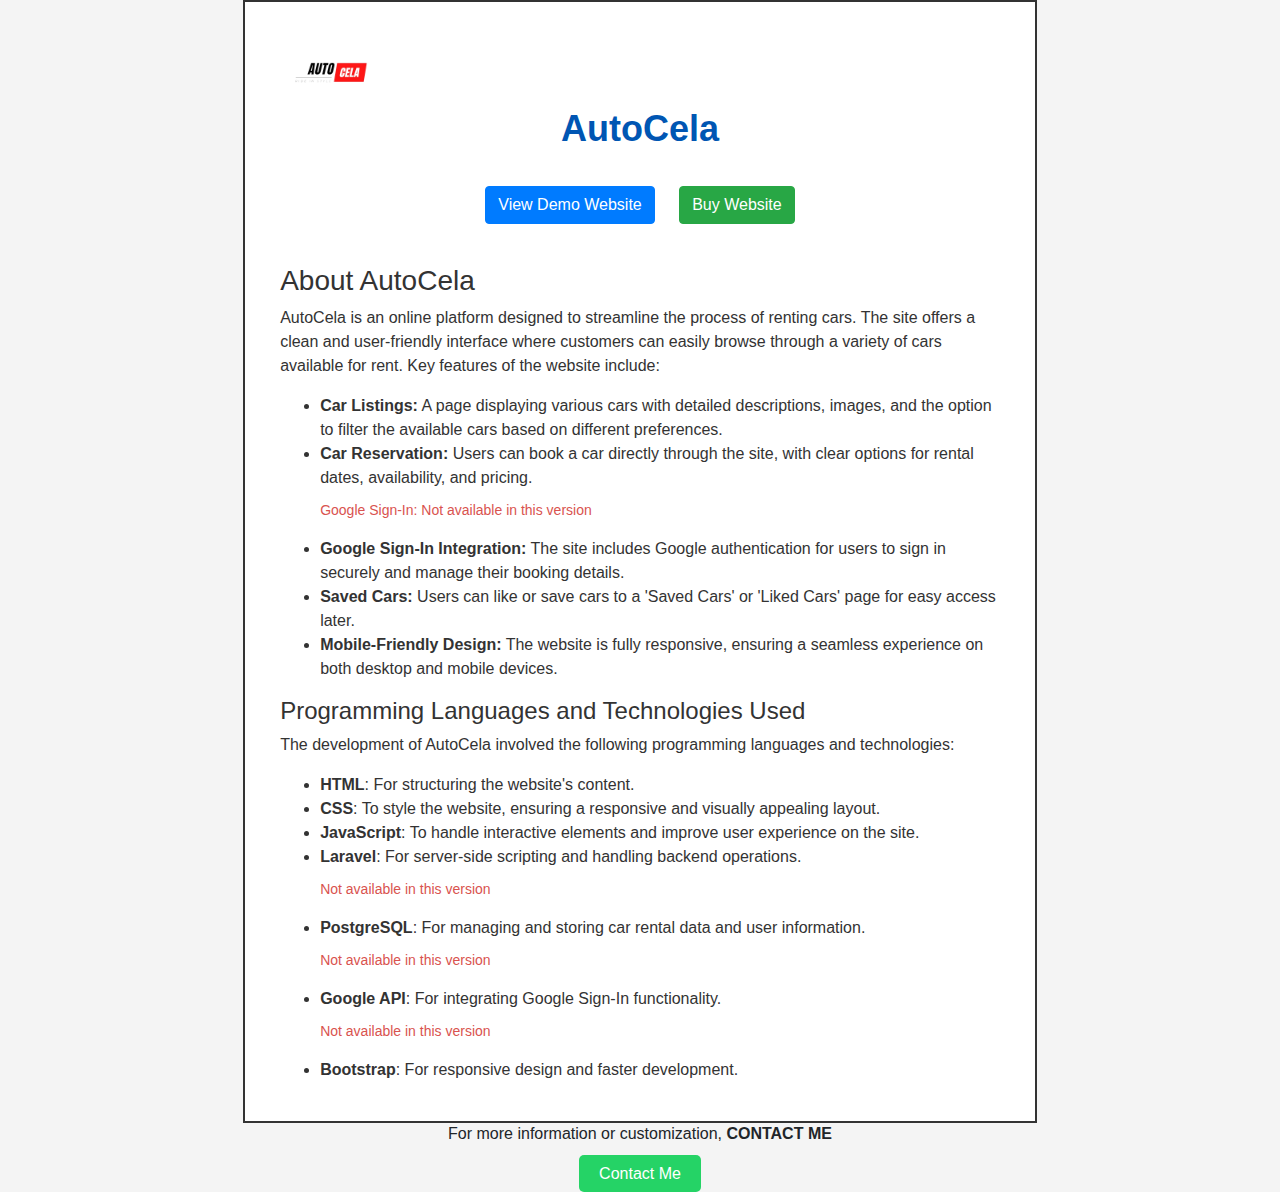
<file: autocela.html>
<!DOCTYPE html>
<html lang="en">
<head>
    <meta charset="UTF-8">
    <meta name="viewport" content="width=device-width, initial-scale=1.0">
    <title>AutoCela</title>
    <link href="https://cdn.jsdelivr.net/npm/bootstrap@4.5.2/dist/css/bootstrap.min.css" rel="stylesheet">
    <style>
        body {
            font-family: Arial, sans-serif;
            background-color: #f4f4f4;
            margin: 0;
            padding: 0;
            display: flex;
            justify-content: center;
            align-items: center;
            min-height: 100vh;
        }

        .a4-container {
            width: 210mm; /* A4 size */
            height: 297mm; /* A4 size */
            max-width: 100%;
            max-height: 100%;
            border: 2px solid #333; /* Grey or black border */
            padding: 20px;
            box-sizing: border-box;
            background-color: white;
            display: flex;
            flex-direction: column;
            justify-content: flex-start;
            align-items: center;
            position: relative;
        }

        .main-container {
            text-align: center;
            margin-top: 30px; /* Reduced to give more room for the logo */
            width: 100%;
        }

        .logo-container {
            width: 100px;
            height: 100px;
            border-radius: 50%;
            overflow: hidden;
            margin-bottom: 20px; /* Space between logo and title */
            position: absolute;
            top: 20px; /* Fix logo position */
        }

        .logo-container img {
            width: 100%;
            height: 100%;
            object-fit: cover;
        }

        .project-title {
            font-size: 36px;
            font-weight: bold;
            margin-top: 50px;
            color: #0056b3;
        }

        .btn-container {
            margin-top: 30px;
        }

        .btn-container .btn {
            margin: 0 10px;
        }

        .description-text {
            margin-top: 40px;
            font-size: 16px;
            color: #333;
            text-align: left;
            max-width: 800px;
            margin: 40px auto;
        }

        .not-available {
            font-size: 14px;
            color: #d9534f;
            margin-top: 10px;
        }

        .footer {
            margin-top: 50px;
            text-align: center;
            font-size: 14px;
        }

        .whatsapp-btn {
            margin-top: 30px;
            background-color: #25D366;
            color: white;
            padding: 10px 20px;
            border-radius: 5px;
            text-decoration: none;
        }

        .whatsapp-btn:hover {
            background-color: #128C7E;
        }

        @media (max-width: 767px) {
            .a4-container {
                width: 100%;
                height: auto;
                border: none;
                padding: 10px;
            }

            .logo-container {
                width: 80px;
                height: 80px;
            }

            .project-title {
                font-size: 28px;
            }

            .description-text {
                font-size: 14px;
            }
        }
    </style>
</head>
<body>

    <div class="a4-container">
        <div class="container main-container">
            <!-- Logo Section (Above Title) -->
            <div class="logo-container">
                <img src="images/autoc.png" alt="Auto Cela Logo">
            </div>

            <!-- Project Title -->
            <div class="project-title">
                AutoCela
            </div>

            <!-- Button Section -->
            <div class="btn-container">
                <a href="https://autocela-1-0.netlify.app/" class="btn btn-primary" target="_blank">View Demo Website</a>
                <a href="buy-website.html" class="btn btn-success" target="_blank">Buy Website</a>
            </div>

            <!-- Description Section -->
            <div class="description-text">
                <h3>About AutoCela</h3>
                <p>AutoCela is an online platform designed to streamline the process of renting cars. The site offers a clean and user-friendly interface where customers can easily browse through a variety of cars available for rent. Key features of the website include:</p>
                <ul>
                    <li><strong>Car Listings:</strong> A page displaying various cars with detailed descriptions, images, and the option to filter the available cars based on different preferences.</li>
                    <li><strong>Car Reservation:</strong> Users can book a car directly through the site, with clear options for rental dates, availability, and pricing.
                        <div class="not-available">
                            <p>Google Sign-In: Not available in this version</p>
                        </div>
                    </li>
                    <li><strong>Google Sign-In Integration:</strong> The site includes Google authentication for users to sign in securely and manage their booking details.</li>
                    <li><strong>Saved Cars:</strong> Users can like or save cars to a 'Saved Cars' or 'Liked Cars' page for easy access later.</li>
                    <li><strong>Mobile-Friendly Design:</strong> The website is fully responsive, ensuring a seamless experience on both desktop and mobile devices.</li>
                </ul>
            
                <h4>Programming Languages and Technologies Used</h4>
                <p>The development of AutoCela involved the following programming languages and technologies:</p>
                <ul>
                    <li><strong>HTML</strong>: For structuring the website's content.</li>
                    <li><strong>CSS</strong>: To style the website, ensuring a responsive and visually appealing layout.</li>
                    <li><strong>JavaScript</strong>: To handle interactive elements and improve user experience on the site.</li>
                    <li><strong>Laravel</strong>: For server-side scripting and handling backend operations.<div class="not-available">
                        <p> Not available in this version</p>
                    </div></li>
                    <li><strong>PostgreSQL</strong>: For managing and storing car rental data and user information.<div class="not-available">
                        <p>Not available in this version</p>
                    </div></li>
                    <li><strong>Google API</strong>: For integrating Google Sign-In functionality.<div class="not-available">
                        <p>Not available in this version</p>
                    </div></li>
                    <li><strong>Bootstrap</strong>: For responsive design and faster development.</li>
                </ul>
            </div>

            <!-- Footer Section with Contact and Links -->
            <p>For more information or customization, <strong>CONTACT ME</strong></p>

            <!-- WhatsApp Contact Button -->
            <div>
                <a href="https://wa.me/+355698118754?text=Hi%2C%20I%20want%20to%20buy%20your%20website" class="whatsapp-btn" target="_blank">Contact Me</a>
            </div>
        </div>
    </div>

    <!-- Bootstrap JS and Popper.js for Bootstrap functionality -->
    <script src="https://code.jquery.com/jquery-3.5.1.slim.min.js"></script>
    <script src="https://cdn.jsdelivr.net/npm/@popperjs/core@2.5.2/dist/umd/popper.min.js"></script>
    <script src="https://cdn.jsdelivr.net/npm/bootstrap@4.5.2/dist/js/bootstrap.min.js"></script>

</body>
</html>
</file>
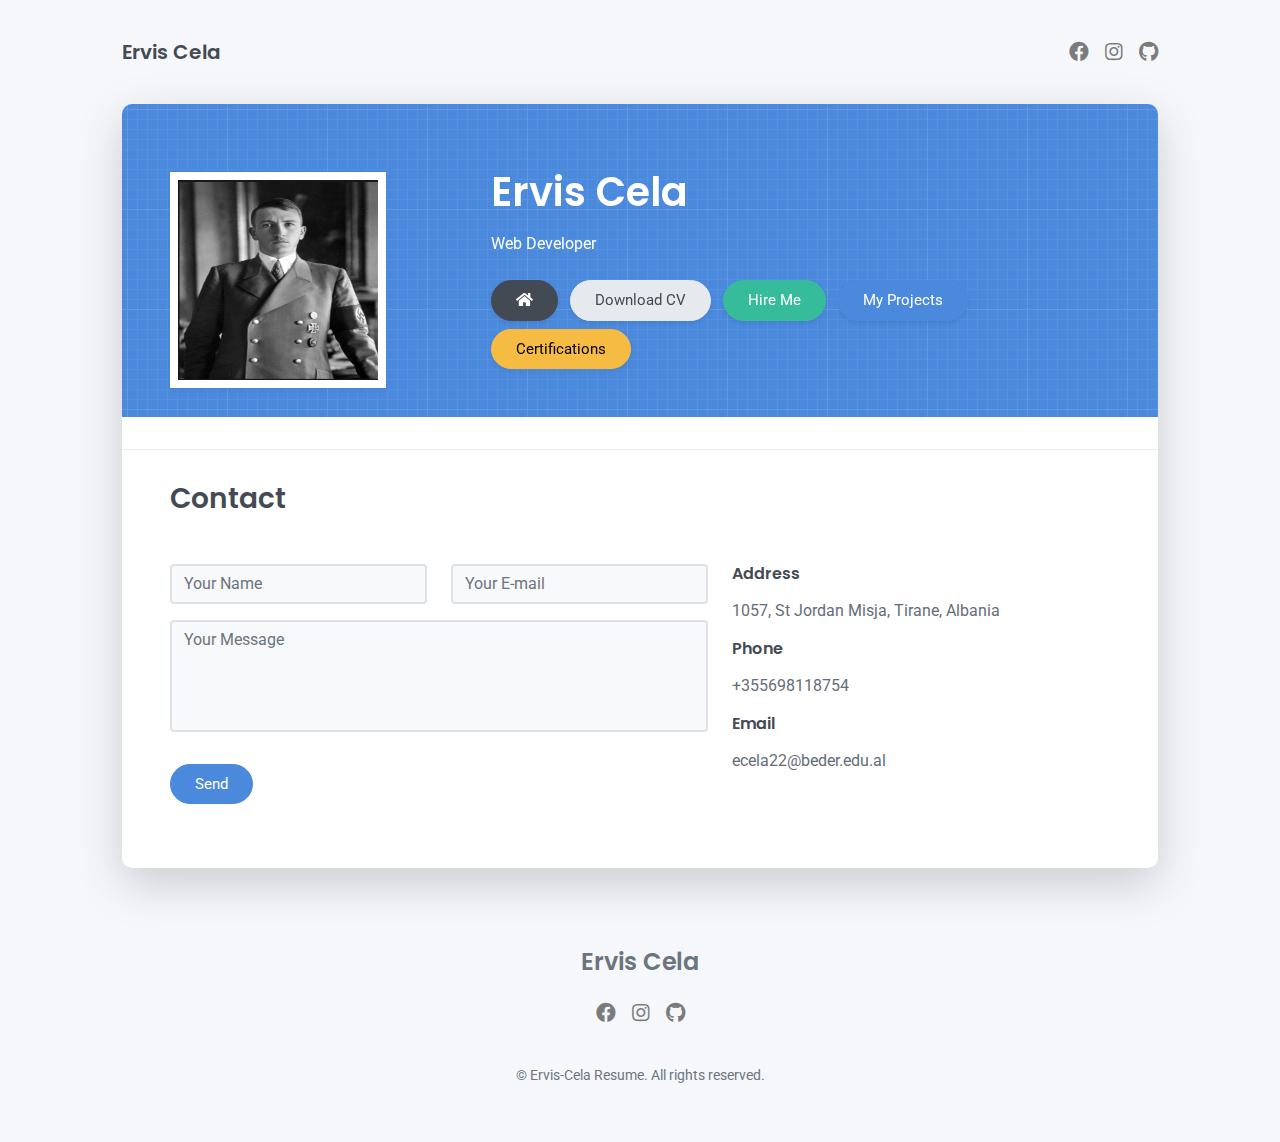
<file: contact.html>
<!DOCTYPE html>
<html lang="en-US">
  <head>
    <meta charset="UTF-8">
    <meta http-equiv="X-UA-Compatible" content="IE=edge">
    <meta name="viewport" content="width=device-width, initial-scale=1">
    <title>Ervis Cela - Web Developer</title>

    <link rel="preconnect" href="https://fonts.gstatic.com" crossorigin="crossorigin">
    <link rel="preload" as="style" href="https://fonts.googleapis.com/css2?family=Poppins:wght@600&amp;family=Roboto:wght@300;400;500;700&amp;display=swap">
    <link rel="stylesheet" href="https://fonts.googleapis.com/css2?family=Poppins:wght@600&amp;family=Roboto:wght@300;400;500;700&amp;display=swap" media="print" onload="this.media='all'">
    <noscript>
      <link rel="stylesheet" href="https://fonts.googleapis.com/css2?family=Poppins:wght@600&amp;family=Roboto:wght@300;400;500;700&amp;display=swap">
    </noscript>
    <link href="css/css-all.min.css" rel="stylesheet">
    <link href="css/css-bootstrap.min.css" rel="stylesheet">
    <link href="css/css-aos.css" rel="stylesheet">
    <link href="css/css-main.css" rel="stylesheet">
    <noscript>
      <style type="text/css">
        [data-aos] {
            opacity: 1 !important;
            transform: translate(0) scale(1) !important;
        }
      </style>
    </noscript>
  </head>
  <body id="top">
    <header class="d-print-none">
      <div class="container text-center text-lg-left">
        <div class="py-3 clearfix">
          <h1 class="site-title mb-0">Ervis Cela</h1>
          <div class="site-nav">
            <nav role="navigation">
              <ul class="nav justify-content-center">
               
                <li class="nav-item"><a class="nav-link" href="https://www.facebook.com/ervis.cela.3154?mibextid=ZbWKwL" title="Facebook"><i class="fab fa-facebook"></i><span class="menu-title sr-only">Facebook</span></a>
                </li>
                <li class="nav-item"><a class="nav-link" href="https://www.instagram.com/visi.22_?igsh=MWttcGRnZjVlenM0NA==" title="Instagram"><i class="fab fa-instagram"></i><span class="menu-title sr-only">Instagram</span></a>
                </li>
                <li class="nav-item"><a class="nav-link" href="https://github.com/Visy-xyz" title="Github"><i class="fab fa-github"></i><span class="menu-title sr-only">Github</span></a>
                </li>
              </ul>
            </nav>
          </div>
        </div>
      </div>
    </header>
    <div class="page-content">
      <div class="container">
<div class="cover shadow-lg bg-white">
  <div class="cover-bg p-3 p-lg-4 text-white">
    <div class="row">
      <div class="col-lg-4 col-md-5">
        <div class="avatar hover-effect bg-white shadow-sm p-1"><img src="images/vh.jpg" width="200" height="200"></div>
      </div>
      <div class="col-lg-8 col-md-7 text-center text-md-start">
        <h2 class="h1 mt-2" data-aos="fade-left" data-aos-delay="0">Ervis Cela</h2>
        <p data-aos="fade-left" data-aos-delay="100">Web Developer</p>
        <div class="d-print-none" data-aos="fade-left" data-aos-delay="200">
            <a class="btn btn-dark shadow-sm mt-1 me-1" href="index.html">
              <i class="fas fa-home"></i>
            </a>
            <a class="btn btn-light text-dark shadow-sm mt-1 me-1" href="visy-xyz_github.pdf" target="_blank">
              Download CV
            </a>
            <a class="btn btn-success shadow-sm mt-1 me-1" href="contact.html">
              Hire Me
            </a>
            <a class="btn btn-primary shadow-sm mt-1" href="my_projects.html">
              My Projects
            </a>
          <a class="btn btn-warning shadow-sm mt-1" href="certifications.html">
            Certifications
          </a>
          </div>
      </div>  
    </div>
  </div><hr class="d-print-none">
<div class="contant-section px-3 px-lg-4 pb-4" id="contact">
  <h2 class="h3 text mb-3">Contact</h2>
  <div class="row">
    <div class="col-md-7 d-print-none">
      <div class="my-2">
        <form action="https://formspree.io/f/xeqyaakr" method="POST">
<div class="row">
  <div class="col-6">
    <input class="form-control" type="text" id="name" name="name" placeholder="Your Name" required>
  </div>
  <div class="col-6">
    <input class="form-control" type="email" id="email" name="_replyto" placeholder="Your E-mail" required>
  </div>
</div>
<div class="form-group my-2">
  <textarea class="form-control" style="resize: none;" id="message" name="message" rows="4" placeholder="Your Message" required></textarea>
</div>
<button class="btn btn-primary mt-2" type="submit">Send</button>
</form>
      </div>
    </div>
    <div class="col">
      <div class="mt-2">
        <h3 class="h6">Address</h3>
        <div class="pb-2 text-secondary">1057, St Jordan Misja, Tirane, Albania</div>
        <h3 class="h6">Phone</h3>
        <div class="pb-2 text-secondary">+355698118754</div>
        <h3 class="h6">Email</h3>
        <div class="pb-2 text-secondary">ecela22@beder.edu.al</div>
      </div>
    </div>
    <div class="col d-none d-print-block">
        <div class="mt-2">
          <div>
          
            <div class="mb-2">
              <div class="text-dark"><i class="fab fa-facebook mr-1"></i><span>https://www.facebook.com/ervis.cela.3154?mibextid=ZbWKwL</span>
              </div>
            </div>
            <div class="mb-2">
              <div class="text-dark"><i class="fab fa-instagram mr-1"></i><span>https://www.instagram.com/visi.22_?igsh=MWttcGRnZjVlenM0NA==</span>
              </div>
            </div>
            <div class="mb-2">
              <div class="text-dark"><i class="fab fa-github mr-1"></i><span>https://github.com/Visy-xyz</span>
              </div>
            </div>
          </div>
        </div>
      </div>
    </div>
  </div>
</div></div>
    </div>
    <footer class="pt-4 pb-4 text-muted text-center d-print-none">
      <div class="container">
        <div class="my-3">
          <div class="h4">Ervis Cela</div>
          <div class="footer-nav">
            <nav role="navigation">
              <ul class="nav justify-content-center">
               
                <li class="nav-item"><a class="nav-link" href="https://www.facebook.com/ervis.cela.3154?mibextid=ZbWKwL" title="Facebook"><i class="fab fa-facebook"></i><span class="menu-title sr-only">Facebook</span></a>
                </li>
                <li class="nav-item"><a class="nav-link" href="https://www.instagram.com/visi.22_?igsh=MWttcGRnZjVlenM0NA==" title="Instagram"><i class="fab fa-instagram"></i><span class="menu-title sr-only">Instagram</span></a>
                </li>
                <li class="nav-item"><a class="nav-link" href="https://github.com/Visy-xyz" title="Github"><i class="fab fa-github"></i><span class="menu-title sr-only">Github</span></a>
                </li>
              </ul>
            </nav>
          </div>
        </div>
        <div class="text-small">
          <div class="mb-1">&copy; Ervis-Cela Resume. All rights reserved.</div>
          
        </div>
      </div>
    </footer>
    <script src="js/4617-scripts-bootstrap.bundle.min.js"></script>
    <script src="js/7512-scripts-aos.js"></script>
    <script src="js/3914-scripts-main.js"></script>
  </body>
</html>
</file>
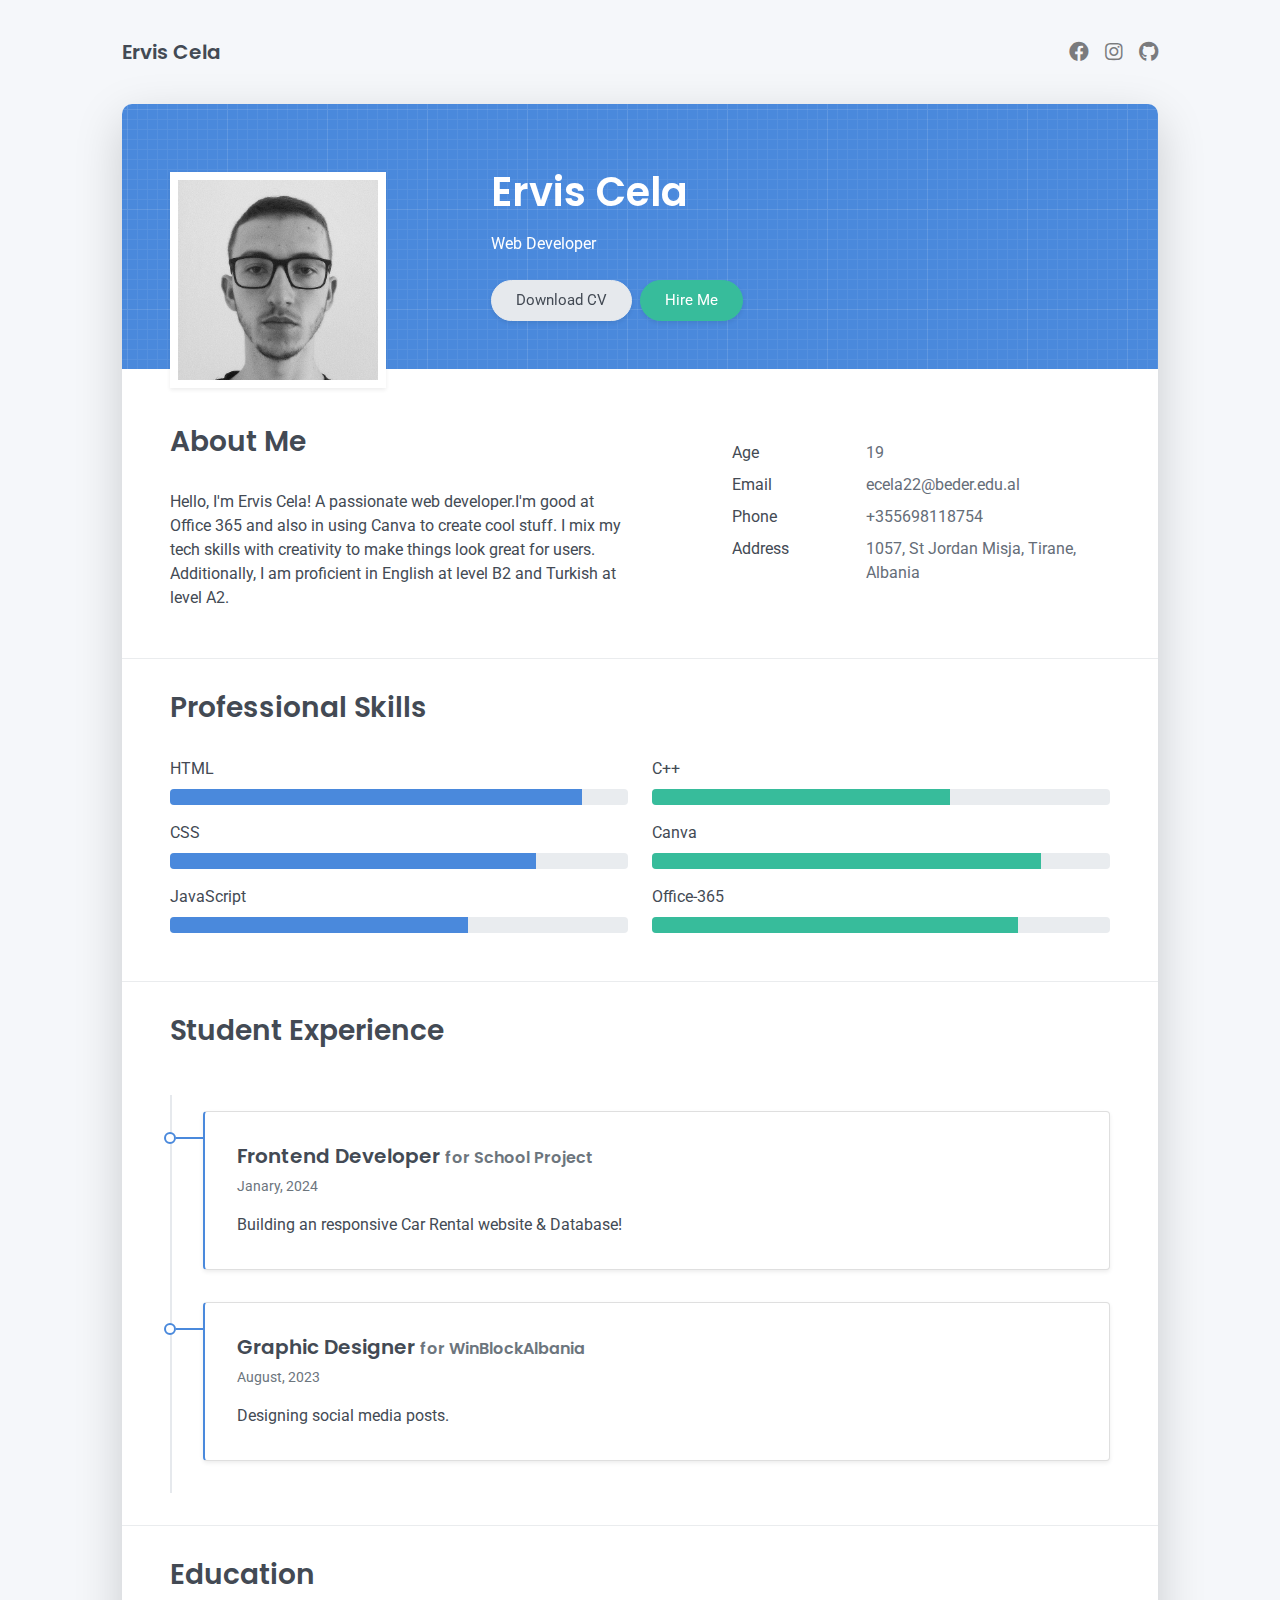
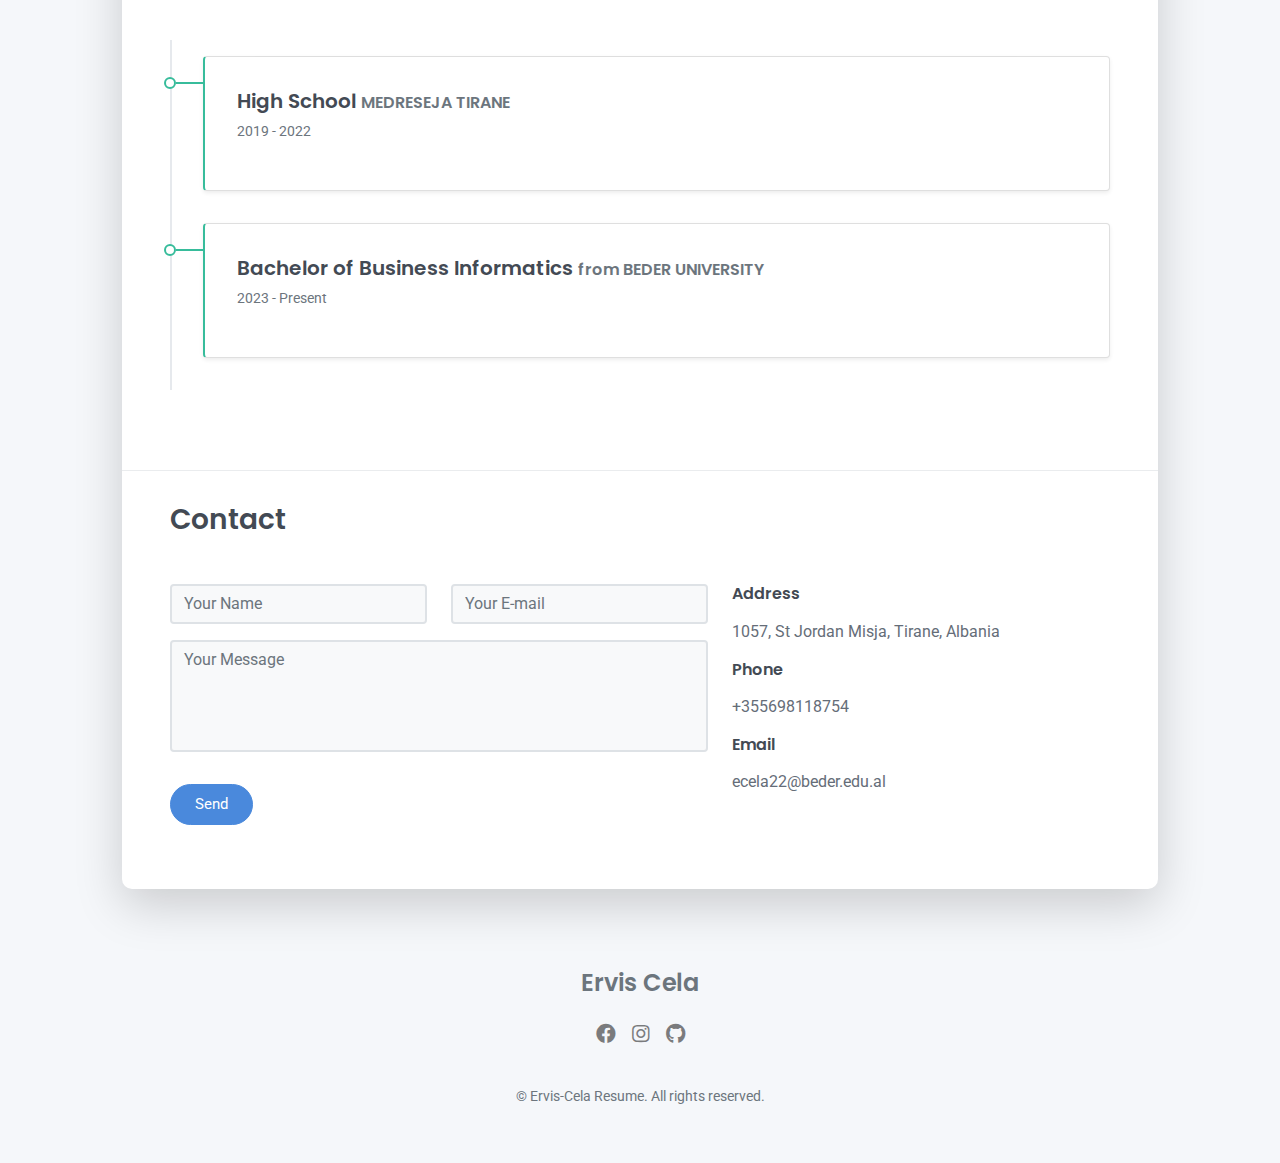
<file: ervis-cela-cv.netlify.html>
<!DOCTYPE html>
<html lang="en-US">
  <head>
    <meta charset="UTF-8">
    <meta http-equiv="X-UA-Compatible" content="IE=edge">
    <meta name="viewport" content="width=device-width, initial-scale=1">
    <title>Ervis Cela - Web Developer</title>

    <link rel="preconnect" href="https://fonts.gstatic.com" crossorigin="crossorigin">
    <link rel="preload" as="style" href="https://fonts.googleapis.com/css2?family=Poppins:wght@600&amp;family=Roboto:wght@300;400;500;700&amp;display=swap">
    <link rel="stylesheet" href="https://fonts.googleapis.com/css2?family=Poppins:wght@600&amp;family=Roboto:wght@300;400;500;700&amp;display=swap" media="print" onload="this.media='all'">
    <noscript>
      <link rel="stylesheet" href="https://fonts.googleapis.com/css2?family=Poppins:wght@600&amp;family=Roboto:wght@300;400;500;700&amp;display=swap">
    </noscript>
    <link href="css/css-all.min.css" rel="stylesheet">
    <link href="css/css-bootstrap.min.css" rel="stylesheet">
    <link href="css/css-aos.css" rel="stylesheet">
    <link href="css/css-main.css" rel="stylesheet">
    <noscript>
      <style type="text/css">
        [data-aos] {
            opacity: 1 !important;
            transform: translate(0) scale(1) !important;
        }
      </style>
    </noscript>
  </head>
  <body id="top">
    <header class="d-print-none">
      <div class="container text-center text-lg-left">
        <div class="py-3 clearfix">
          <h1 class="site-title mb-0">Ervis Cela</h1>
          <div class="site-nav">
            <nav role="navigation">
              <ul class="nav justify-content-center">
               
                <li class="nav-item"><a class="nav-link" href="https://www.facebook.com/ervis.cela.3154?mibextid=ZbWKwL" title="Facebook"><i class="fab fa-facebook"></i><span class="menu-title sr-only">Facebook</span></a>
                </li>
                <li class="nav-item"><a class="nav-link" href="https://www.instagram.com/visi.22_?igsh=MWttcGRnZjVlenM0NA==" title="Instagram"><i class="fab fa-instagram"></i><span class="menu-title sr-only">Instagram</span></a>
                </li>
                <li class="nav-item"><a class="nav-link" href="https://github.com/Visy-xyz" title="Github"><i class="fab fa-github"></i><span class="menu-title sr-only">Github</span></a>
                </li>
              </ul>
            </nav>
          </div>
        </div>
      </div>
    </header>
    <div class="page-content">
      <div class="container">
<div class="cover shadow-lg bg-white">
  <div class="cover-bg p-3 p-lg-4 text-white">
    <div class="row">
      <div class="col-lg-4 col-md-5">
        <div class="avatar hover-effect bg-white shadow-sm p-1"><img src="images/images-visi.jpg" width="200" height="200"></div>
      </div>
      <div class="col-lg-8 col-md-7 text-center text-md-start">
        <h2 class="h1 mt-2" data-aos="fade-left" data-aos-delay="0">Ervis Cela</h2>
        <p data-aos="fade-left" data-aos-delay="100">Web Developer</p>
        <div class="d-print-none" data-aos="fade-left" data-aos-delay="200"><a class="btn btn-light text-dark shadow-sm mt-1 me-1" href="erviscela.pdf" target="_blank">Download CV</a><a class="btn btn-success shadow-sm mt-1" href="#contact">Hire Me</a>
          <!---a class="btn btn-primary shadow-sm mt-1" href="projects.html">See My Projects</!---></div>
      </div>
    </div>
  </div>
  <div class="about-section pt-4 px-3 px-lg-4 mt-1">
    <div class="row">
      <div class="col-md-6">
        <h2 class="h3 mb-3">About Me</h2>
        <p>Hello, I'm Ervis Cela! A passionate web developer.I'm good at Office 365 and also in using Canva to create cool stuff. 
          I mix my tech skills with creativity to make things look great for users. 
           Additionally, I am proficient in English at level B2 and Turkish at level A2.</p>
      </div>
      <div class="col-md-5 offset-md-1">
        <div class="row mt-2">
          <div class="col-sm-4">
            <div class="pb-1">Age</div>
          </div>
          <div class="col-sm-8">
            <div class="pb-1 text-secondary">19</div>
          </div>
          <div class="col-sm-4">
            <div class="pb-1">Email</div>
          </div>
          <div class="col-sm-8">
            <div class="pb-1 text-secondary">ecela22@beder.edu.al</div>
          </div>
          <div class="col-sm-4">
            <div class="pb-1">Phone</div>
          </div>
          <div class="col-sm-8">
            <div class="pb-1 text-secondary">+355698118754</div>
          </div>
          <div class="col-sm-4">
            <div class="pb-1">Address</div>
          </div>
          <div class="col-sm-8">
            <div class="pb-1 text-secondary">1057, St Jordan Misja, Tirane, Albania</div>
          </div>
        </div>
      </div>
    </div>
  </div>
  <hr class="d-print-none">
  <div class="skills-section px-3 px-lg-4">
    <h2 class="h3 mb-3">Professional Skills</h2>
    <div class="row">
      <div class="col-md-6">
        <div class="mb-2"><span>HTML</span>
          <div class="progress my-1">
            <div class="progress-bar bg-primary" role="progressbar" data-aos="zoom-in-right" data-aos-delay="100" data-aos-anchor=".skills-section" style="width: 90%" aria-valuenow="90" aria-valuemin="0" aria-valuemax="100"></div>
          </div>
        </div>
        <div class="mb-2"><span>CSS</span>
          <div class="progress my-1">
            <div class="progress-bar bg-primary" role="progressbar" data-aos="zoom-in-right" data-aos-delay="800" data-aos-anchor=".skills-section" style="width: 80%" aria-valuenow="85" aria-valuemin="0" aria-valuemax="100"></div>
          </div>
        </div>
        <div class="mb-2"><span>JavaScript</span>
          <div class="progress my-1">
            <div class="progress-bar bg-primary" role="progressbar" data-aos="zoom-in-right" data-aos-delay="300" data-aos-anchor=".skills-section" style="width: 65%" aria-valuenow="75" aria-valuemin="0" aria-valuemax="100"></div>
          </div>
        </div>
      </div>
      <div class="col-md-6">
        <div class="mb-2"><span>C++</span>
          <div class="progress my-1">
            <div class="progress-bar bg-success" role="progressbar" data-aos="zoom-in-right" data-aos-delay="200" data-aos-anchor=".skills-section" style="width: 65%" aria-valuenow="30" aria-valuemin="0" aria-valuemax="100"></div>
          </div>
        </div>
        <div class="mb-2"><span>Canva</span>
          <div class="progress my-1">
            <div class="progress-bar bg-success" role="progressbar" data-aos="zoom-in-right" data-aos-delay="500" data-aos-anchor=".skills-section" style="width: 85%" aria-valuenow="85" aria-valuemin="0" aria-valuemax="100"></div>
          </div>
        </div>
        <div class="mb-2"><span>Office-365</span>
          <div class="progress my-1">
            <div class="progress-bar bg-success" role="progressbar" data-aos="zoom-in-right" data-aos-delay="600" data-aos-anchor=".skills-section" style="width: 80%" aria-valuenow="89" aria-valuemin="0" aria-valuemax="100"></div>
          </div>
        </div>
      </div>
    </div>
  </div>
  
  <hr class="d-print-none">
  <div class="work-experience-section px-3 px-lg-4">
    <h2 class="h3 mb-4">Student Experience</h2>
    <div class="timeline">
      <div class="timeline-card timeline-card-primary card shadow-sm">
        <div class="card-body">
          <div class="h5 mb-1">Frontend Developer <span class="text-muted h6">for School Project</span></div>
          <div class="text-muted text-small mb-2">Janary, 2024</div>
          <div>Building an responsive Car Rental website &amp; Database!</div>
        </div>
      </div>
      <div class="timeline-card timeline-card-primary card shadow-sm">
        <div class="card-body">
          <div class="h5 mb-1">Graphic Designer <span class="text-muted h6">for WinBlockAlbania</span></div>
          <div class="text-muted text-small mb-2">August, 2023</div>
          <div>Designing social media posts.</div>
        </div>
      </div>
    </div>
  </div>
  <hr class="d-print-none">
  <div class="page-break"></div>
  <div class="education-section px-3 px-lg-4 pb-4">
    <h2 class="h3 mb-4">Education</h2>
    <div class="timeline">
      <div class="timeline-card timeline-card-success card shadow-sm">
        <div class="card-body">
          <div class="h5 mb-1">High School <span class="text-muted h6">MEDRESEJA TIRANE</span></div>
          <div class="text-muted text-small mb-2">2019 - 2022</div>
          
        </div>
      </div>
      <div class="timeline-card timeline-card-success card shadow-sm">
        <div class="card-body">
          <div class="h5 mb-1">Bachelor of Business Informatics <span class="text-muted h6">from BEDER UNIVERSITY</span></div>
          <div class="text-muted text-small mb-2">2023 - Present</div>
        </div>
      </div>
     
    </div>
  </div>
  <hr class="d-print-none">
  <div class="contant-section px-3 px-lg-4 pb-4" id="contact">
    <h2 class="h3 text mb-3">Contact</h2>
    <div class="row">
      <div class="col-md-7 d-print-none">
        <div class="my-2">
          <form action="https://formspree.io/f/xeqyaakr" method="POST">
  <div class="row">
    <div class="col-6">
      <input class="form-control" type="text" id="name" name="name" placeholder="Your Name" required>
    </div>
    <div class="col-6">
      <input class="form-control" type="email" id="email" name="_replyto" placeholder="Your E-mail" required>
    </div>
  </div>
  <div class="form-group my-2">
    <textarea class="form-control" style="resize: none;" id="message" name="message" rows="4" placeholder="Your Message" required></textarea>
  </div>
  <button class="btn btn-primary mt-2" type="submit">Send</button>
</form>
        </div>
      </div>
      <div class="col">
        <div class="mt-2">
          <h3 class="h6">Address</h3>
          <div class="pb-2 text-secondary">1057, St Jordan Misja, Tirane, Albania</div>
          <h3 class="h6">Phone</h3>
          <div class="pb-2 text-secondary">+355698118754</div>
          <h3 class="h6">Email</h3>
          <div class="pb-2 text-secondary">ecela22@beder.edu.al</div>
        </div>
      </div>
      <div class="col d-none d-print-block">
        <div class="mt-2">
          <div>
          
            <div class="mb-2">
              <div class="text-dark"><i class="fab fa-facebook mr-1"></i><span>https://www.facebook.com/ervis.cela.3154?mibextid=ZbWKwL</span>
              </div>
            </div>
            <div class="mb-2">
              <div class="text-dark"><i class="fab fa-instagram mr-1"></i><span>https://www.instagram.com/visi.22_?igsh=MWttcGRnZjVlenM0NA==</span>
              </div>
            </div>
            <div class="mb-2">
              <div class="text-dark"><i class="fab fa-github mr-1"></i><span>https://github.com/Visy-xyz</span>
              </div>
            </div>
          </div>
        </div>
      </div>
    </div>
  </div>
</div></div>
    </div>
    <footer class="pt-4 pb-4 text-muted text-center d-print-none">
      <div class="container">
        <div class="my-3">
          <div class="h4">Ervis Cela</div>
          <div class="footer-nav">
            <nav role="navigation">
              <ul class="nav justify-content-center">
               
                <li class="nav-item"><a class="nav-link" href="https://www.facebook.com/ervis.cela.3154?mibextid=ZbWKwL" title="Facebook"><i class="fab fa-facebook"></i><span class="menu-title sr-only">Facebook</span></a>
                </li>
                <li class="nav-item"><a class="nav-link" href="https://www.instagram.com/visi.22_?igsh=MWttcGRnZjVlenM0NA==" title="Instagram"><i class="fab fa-instagram"></i><span class="menu-title sr-only">Instagram</span></a>
                </li>
                <li class="nav-item"><a class="nav-link" href="https://github.com/Visy-xyz" title="Github"><i class="fab fa-github"></i><span class="menu-title sr-only">Github</span></a>
                </li>
              </ul>
            </nav>
          </div>
        </div>
        <div class="text-small">
          <div class="mb-1">&copy; Ervis-Cela Resume. All rights reserved.</div>
          
        </div>
      </div>
    </footer>
    <script src="js/4617-scripts-bootstrap.bundle.min.js"></script>
    <script src="js/7512-scripts-aos.js"></script>
    <script src="js/3914-scripts-main.js"></script>
  </body>
</html>
</file>
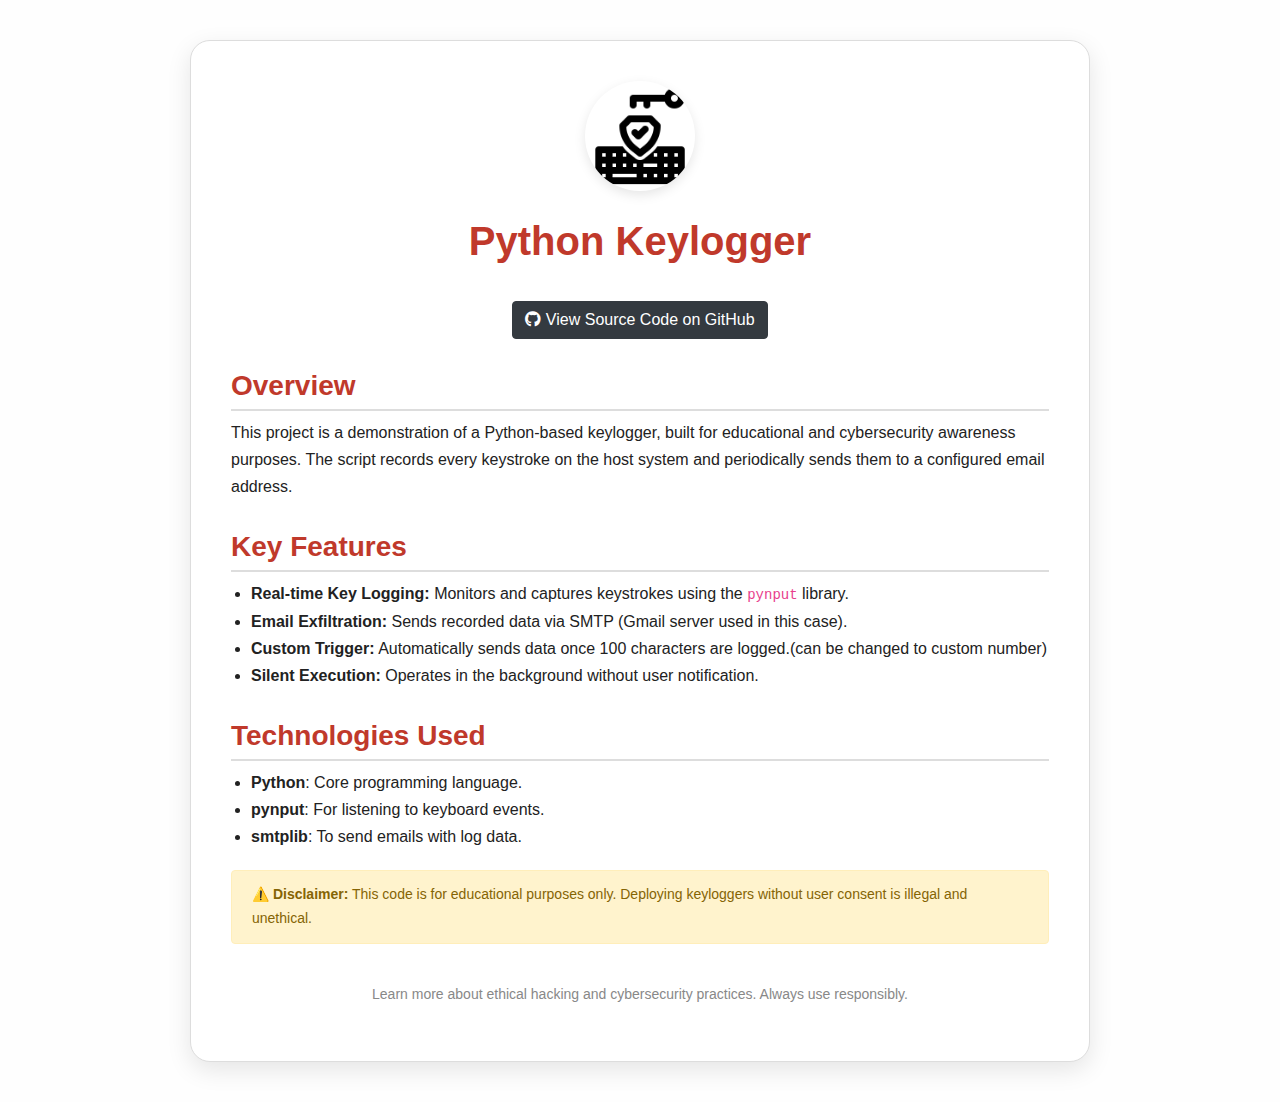
<file: keyloger.html>
<!DOCTYPE html>
<html lang="en">
<head>
  <meta charset="UTF-8" />
  <meta name="viewport" content="width=device-width, initial-scale=1" />
  <title>Keylogger Insight</title>
  <link href="https://cdn.jsdelivr.net/npm/bootstrap@4.5.2/dist/css/bootstrap.min.css" rel="stylesheet" />
  <link href="https://cdnjs.cloudflare.com/ajax/libs/font-awesome/6.4.0/css/all.min.css" rel="stylesheet" />

  <style>
    :root {
      --primary: #c0392b;
      --secondary: #fefefe;
      --border: #ddd;
      --text-color: #222;
    }

    body {
      font-family: 'Segoe UI', Tahoma, Geneva, Verdana, sans-serif;
      background-color: var(--secondary);
      padding: 40px 15px;
      display: flex;
      justify-content: center;
      align-items: center;
      min-height: 100vh;
    }

    .a4-container {
      max-width: 900px;
      background-color: #fff;
      padding: 40px;
      border-radius: 20px;
      box-shadow: 0 8px 24px rgba(0,0,0,0.1);
      border: 1px solid var(--border);
    }

    .logo-container {
      width: 110px;
      height: 110px;
      border-radius: 50%;
      overflow: hidden;
      margin: 0 auto 20px;
      box-shadow: 0 4px 12px rgba(0,0,0,0.1);
    }

    .logo-container img {
      width: 100%;
      height: 100%;
      object-fit: cover;
    }

    .project-title {
      font-size: 2.5rem;
      font-weight: 700;
      color: var(--primary);
      text-align: center;
      margin-bottom: 30px;
    }

    .description-text {
      font-size: 16px;
      color: var(--text-color);
      line-height: 1.7;
    }

    .description-text h3 {
      font-weight: 600;
      border-bottom: 2px solid var(--border);
      padding-bottom: 6px;
      margin-top: 30px;
      color: var(--primary);
    }

    .description-text ul {
      padding-left: 20px;
    }

    .footer {
      text-align: center;
      margin-top: 40px;
      font-size: 14px;
      color: #888;
    }

    .alert-warning {
      font-size: 14px;
      margin-top: 20px;
    }

    @media (max-width: 768px) {
      .project-title {
        font-size: 1.8rem;
      }

      .description-text {
        font-size: 15px;
      }
    }
  </style>
</head>
<body>

  <div class="a4-container">
    <div class="logo-container">
      <img src="images/keylogger_18651488.png" alt="Keylogger Icon" />
    </div>

    <div class="project-title">Python Keylogger</div>
   <center> <div class="btn-container">
        <a href="https://github.com/Visy-xyz/KeyLogger" class="btn btn-dark btn-custom" target="_blank">
          <i class="fab fa-github"></i> View Source Code on GitHub
        </a>
      </div></center>

    <div class="description-text">
      <h3>Overview</h3>
      <p>This project is a demonstration of a Python-based keylogger, built for educational and cybersecurity awareness purposes. The script records every keystroke on the host system and periodically sends them to a configured email address.</p>

      <h3>Key Features</h3>
      <ul>
        <li><strong>Real-time Key Logging:</strong> Monitors and captures keystrokes using the <code>pynput</code> library.</li>
        <li><strong>Email Exfiltration:</strong> Sends recorded data via SMTP (Gmail server used in this case).</li>
        <li><strong>Custom Trigger:</strong> Automatically sends data once 100 characters are logged.(can be changed to custom number)</li>
        <li><strong>Silent Execution:</strong> Operates in the background without user notification.</li>
      </ul>

      <h3>Technologies Used</h3>
      <ul>
        <li><strong>Python</strong>: Core programming language.</li>
        <li><strong>pynput</strong>: For listening to keyboard events.</li>
        <li><strong>smtplib</strong>: To send emails with log data.</li>
      </ul>

      <div class="alert alert-warning" role="alert">
        ⚠️ <strong>Disclaimer:</strong> This code is for educational purposes only. Deploying keyloggers without user consent is illegal and unethical.
      </div>
    </div>

    <div class="footer">
      <p>Learn more about ethical hacking and cybersecurity practices. Always use responsibly.</p>
    </div>
  </div>

</body>
</html>
</file>
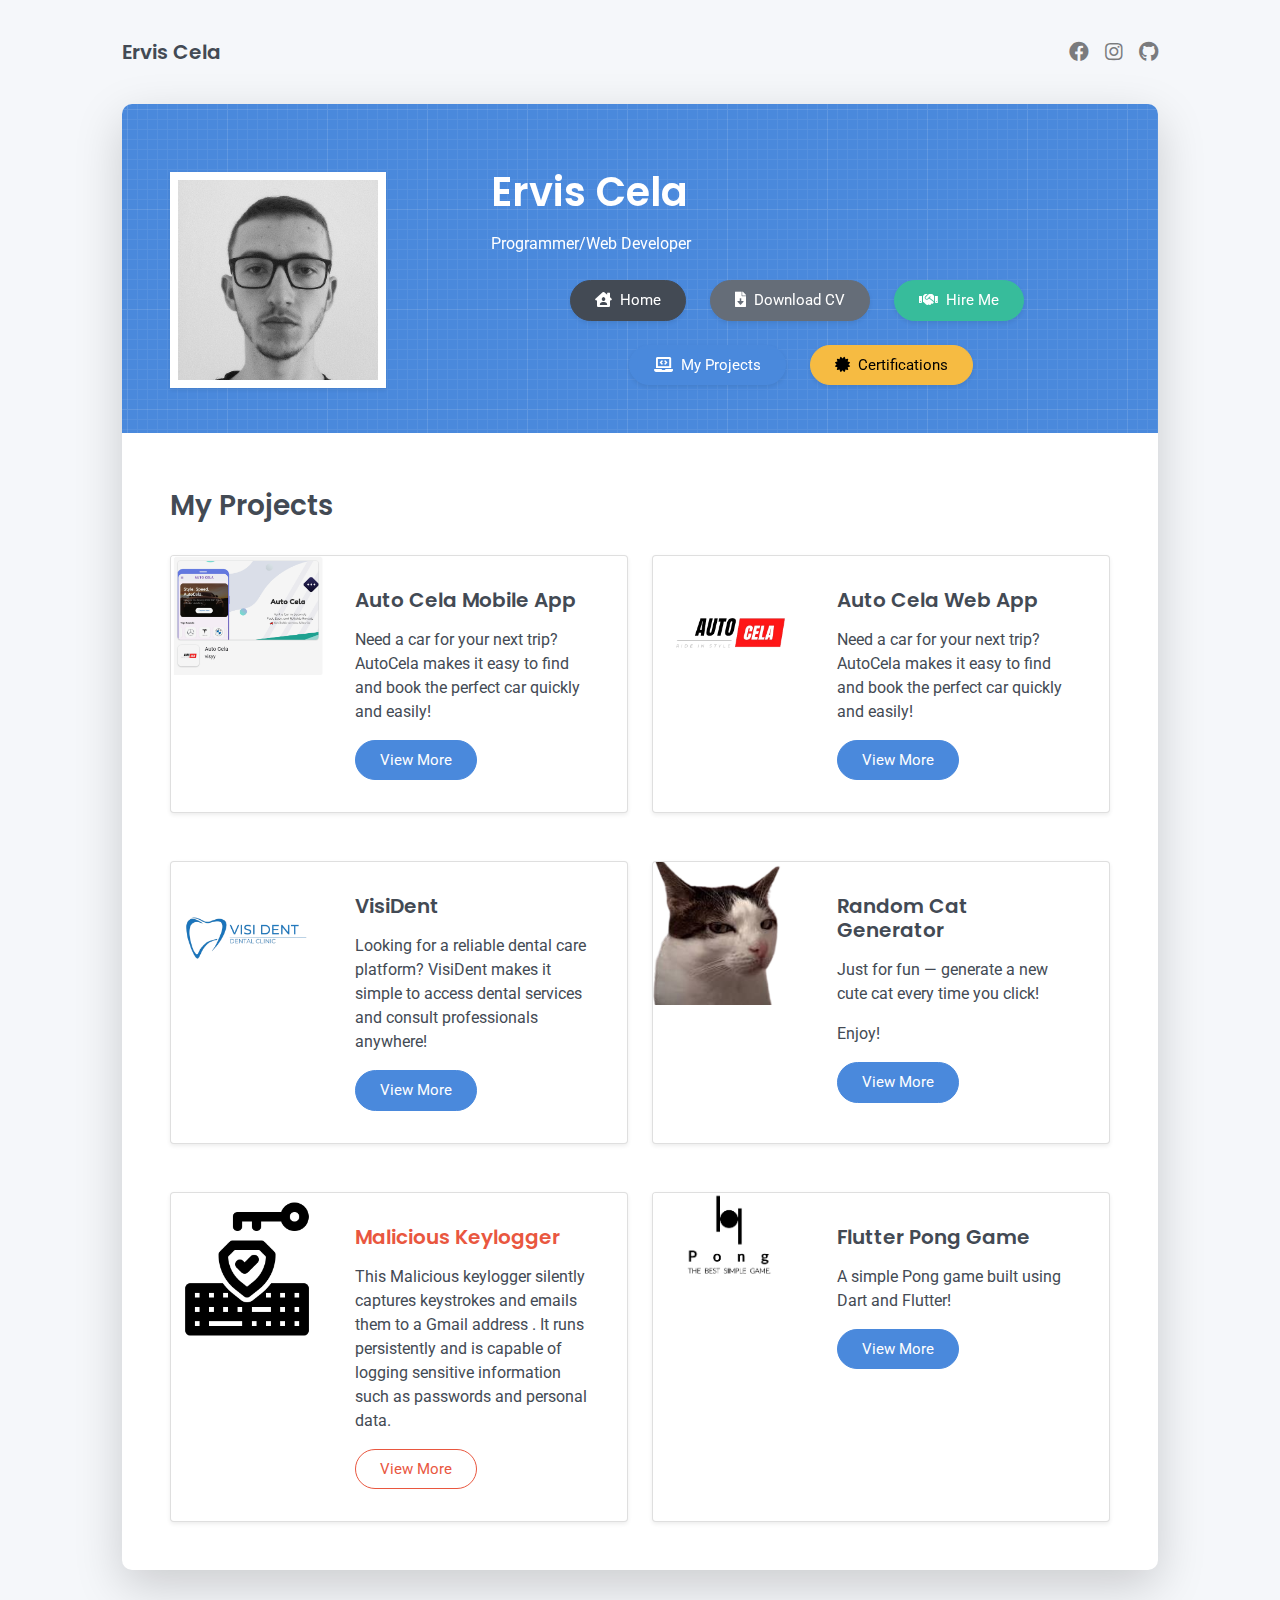
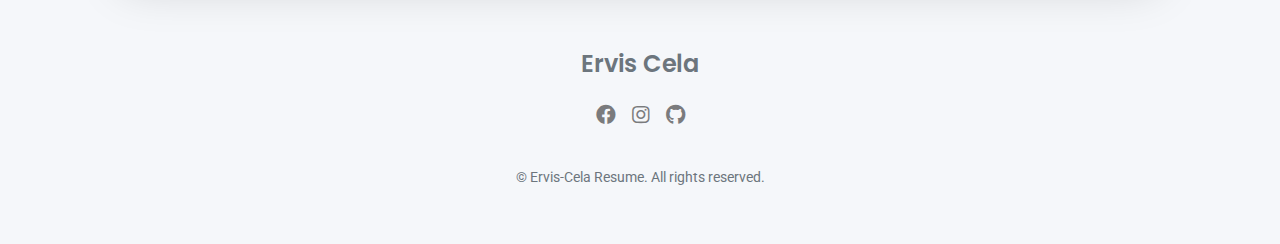
<file: my_projects.html>
<!DOCTYPE html>
<html lang="en-US">
  <head>
    <meta charset="UTF-8">
    <meta http-equiv="X-UA-Compatible" content="IE=edge">
    <meta name="viewport" content="width=device-width, initial-scale=1">
    <title>Ervis Cela - Web Developer/Programmer</title>

    <link rel="preconnect" href="https://fonts.gstatic.com" crossorigin="crossorigin">
    <link rel="preload" as="style" href="https://fonts.googleapis.com/css2?family=Poppins:wght@600&amp;family=Roboto:wght@300;400;500;700&amp;display=swap">
    <link rel="stylesheet" href="https://fonts.googleapis.com/css2?family=Poppins:wght@600&amp;family=Roboto:wght@300;400;500;700&amp;display=swap" media="print" onload="this.media='all'">
    <noscript>
      <link rel="stylesheet" href="https://fonts.googleapis.com/css2?family=Poppins:wght@600&amp;family=Roboto:wght@300;400;500;700&amp;display=swap">
    </noscript>
    <link href="css/css-all.min.css" rel="stylesheet">
    <link href="css/css-bootstrap.min.css" rel="stylesheet">
    <link href="css/css-aos.css" rel="stylesheet">
    <link href="css/css-main.css" rel="stylesheet">
    <noscript>
      <style type="text/css">
        [data-aos] {
            opacity: 1 !important;
            transform: translate(0) scale(1) !important;
        }
      </style>
    </noscript>
  </head>
  <body id="top">
    <header class="d-print-none">
      <div class="container text-center text-lg-left">
        <div class="py-3 clearfix">
          <h1 class="site-title mb-0">Ervis Cela</h1>
          <div class="site-nav">
            <nav role="navigation">
              <ul class="nav justify-content-center">
               
                <li class="nav-item"><a class="nav-link" href="https://www.facebook.com/ervis.cela.3154?mibextid=ZbWKwL" title="Facebook"><i class="fab fa-facebook"></i><span class="menu-title sr-only">Facebook</span></a>
                </li>
                <li class="nav-item"><a class="nav-link" href="https://www.instagram.com/visi.22_?igsh=MWttcGRnZjVlenM0NA==" title="Instagram"><i class="fab fa-instagram"></i><span class="menu-title sr-only">Instagram</span></a>
                </li>
                <li class="nav-item"><a class="nav-link" href="https://github.com/Visy-xyz" title="Github"><i class="fab fa-github"></i><span class="menu-title sr-only">Github</span></a>
                </li>
              </ul>
            </nav>
          </div>
        </div>
      </div>
    </header>
    <div class="page-content">
      <div class="container">
<div class="cover shadow-lg bg-white">
  <div class="cover-bg p-3 p-lg-4 text-white">
    <div class="row">
      <div class="col-lg-4 col-md-5">
        <div class="avatar hover-effect bg-white shadow-sm p-1"><img src="images/images-visi.jpg" width="200" height="200"></div>
      </div>
      <div class="col-lg-8 col-md-7 text-center text-md-start">
        <h2 class="h1 mt-2" data-aos="fade-left" data-aos-delay="0">Ervis Cela</h2>
        <p data-aos="fade-left" data-aos-delay="100">Programmer/Web Developer</p>

            <div class="d-flex justify-content-center flex-wrap gap-2 d-print-none" data-aos="fade-left">
              <a class="btn btn-dark shadow-sm mt-1 me-1" href="index.html">
                <i class="fas fa-house-user me-1"></i>Home
              </a>
              <a class="btn btn-secondary shadow-sm mt-1 me-1" href="certf/ervis-cela-cv.pdf" target="_blank">
                <i class="fas fa-file-download me-1"></i>Download CV
              </a>
              <a class="btn btn-success shadow-sm mt-1 me-1" href="contact.html">
                <i class="fas fa-handshake me-1"></i>Hire Me
              </a>
              <a class="btn btn-primary shadow-sm mt-1 me-1" href="my_projects.html">
                <i class="fas fa-laptop-code me-1"></i>My Projects
              </a>
              <a class="btn btn-warning shadow-sm mt-1" href="certifications.html">
                <i class="fas fa-certificate me-1"></i>Certifications
              </a>
            </div>
          </div>
        </div>
      </div>

       <!-- Projects -->
       <div class="about-section pt-4 px-3 px-lg-4 mt-1">
        <h2 class="h3 mb-3">My Projects</h2>
        <div class="row">

        
              
                  <!-- Project 1 -->                  <!-- Project 1 -->
                  <div class="col-md-6 mb-4">
                    <div class="card shadow-sm h-100">
                      <div class="row g-0">
                        <div class="col-md-4">
                          <img src="images/ac.png" class="card-img" alt="Auto Cela">
                        </div>
                        <div class="col-md-8">
                          <div class="card-body">
                            <h5 class="card-title">Auto Cela Mobile App</h5>
                            <p class="card-text">Need a car for your next trip? AutoCela makes it easy to find and book the perfect car quickly and easily!</p>
                            <a href="autocelaapp.html" class="btn btn-primary" target="_blank">View More</a>
                          </div>
                        </div>
                      </div>
                    </div>
                  </div>
                  <div class="col-md-6 mb-4">
                    <div class="card shadow-sm h-100">
                      <div class="row g-0">
                        <div class="col-md-4">
                          <img src="images/autoc.png" class="card-img" alt="Auto Cela">
                        </div>
                        <div class="col-md-8">
                          <div class="card-body">
                            <h5 class="card-title">Auto Cela Web App</h5>
                            <p class="card-text">Need a car for your next trip? AutoCela makes it easy to find and book the perfect car quickly and easily!</p>
                            <a href="autocela.html" class="btn btn-primary" target="_blank">View More</a>
                          </div>
                        </div>
                      </div>
                    </div>
                  </div>
              
                  <!-- Project 2 -->
                  <div class="col-md-6 mb-4">
                    <div class="card shadow-sm h-100">
                      <div class="row g-0">
                        <div class="col-md-4">
                          <img src="images/Blue_Modern_Dental_Clinic_Logo-removebg-preview.png" class="card-img" alt="VisiDent">
                        </div>
                        <div class="col-md-8">
                          <div class="card-body">
                            <h5 class="card-title">VisiDent</h5>
                            <p class="card-text">Looking for a reliable dental care platform? VisiDent makes it simple to access dental services and consult professionals anywhere!</p>
                            <a href="visident.html" class="btn btn-primary" target="_blank">View More</a>
                          </div>
                        </div>
                      </div>
                    </div>
                  </div>
              
                  <!-- Project 3 -->
                  <div class="col-md-6 mb-4">
                    <div class="card shadow-sm h-100">
                      <div class="row g-0">
                        <div class="col-md-4">
                          <img src="images/download__1_-removebg-preview.png" class="card-img" alt="Random Cat Generator">
                        </div>
                        <div class="col-md-8">
                          <div class="card-body">
                            <h5 class="card-title">Random Cat Generator</h5>
                            <p class="card-text">Just for fun — generate a new cute cat every time you click!</p>
                            <p>Enjoy!</p>
                            <a href="https://visi-cats-1-0.netlify.app/" class="btn btn-primary" target="_blank">View More</a>
                          </div>
                        </div>
                      </div>
                    </div>
                  </div>

                  <div class="col-md-6 mb-4">
                    <div class="card shadow-sm h-100">
                      <div class="row g-0">
                        <div class="col-md-4">
                          <img src="images/keylogger_18651488.png" class="card-img" alt="Keylogger Icon">
                        </div>
                        <div class="col-md-8">
                          <div class="card-body">
                            <h5 class="card-title text-danger">Malicious Keylogger</h5>
                            <p class="card-text">
                              This Malicious keylogger silently captures keystrokes and emails them to a Gmail address .
                               It runs persistently and is capable of logging sensitive information such as passwords and personal data.
                            </p>
                            <a href="keyloger.html" class="btn btn-outline-danger" target="_blank">View More</a>
                          </div>
                        </div>
                      </div>
                    </div>
                  </div>
                  
                  <div class="col-md-6 mb-4">
                    <div class="card shadow-sm h-100">
                      <div class="row g-0">
                        <div class="col-md-4">
                          <img src="images/pong.jpg" class="card-img" alt="Flutter Pong Game">
                        </div>
                        <div class="col-md-8">
                          <div class="card-body">
                            <h5 class="card-title">Flutter Pong Game</h5>
                            <p class="card-text">
                              A simple Pong game built using Dart and Flutter!
                            
                            </p>
                            <a href="https://github.com/Visy-xyz/simple_pong" class="btn btn-primary" target="_blank">
                              View More
                            </a>
                          </div>
                        </div>
                      </div>
                    </div>
                  </div>
                  

          <!-- Add more projects as needed -->

        </div>
      </div>
    </div>
  </div>

  <!-- Footer -->
  <footer class="pt-4 pb-4 text-muted text-center d-print-none w-100">
    <div class="container">
      <div class="my-3">
        <h4>Ervis Cela</h4>
        <nav class="footer-nav" role="navigation">
          <ul class="nav justify-content-center">
            <li class="nav-item"><a class="nav-link" href="https://www.facebook.com/ervis.cela.3154" title="Facebook"><i class="fab fa-facebook"></i></a></li>
            <li class="nav-item"><a class="nav-link" href="https://www.instagram.com/visi.22_" title="Instagram"><i class="fab fa-instagram"></i></a></li>
            <li class="nav-item"><a class="nav-link" href="https://github.com/Visy-xyz" title="GitHub"><i class="fab fa-github"></i></a></li>
          </ul>
        </nav>
      </div>
      <div class="text-small mb-1">&copy; Ervis-Cela Resume. All rights reserved.</div>
    </div>
  </footer>

  <!-- JS Scripts -->
  <script src="js/4617-scripts-bootstrap.bundle.min.js"></script>
  <script src="js/7512-scripts-aos.js"></script>
  <script src="js/3914-scripts-main.js"></script>
</body>
</html>
</file>
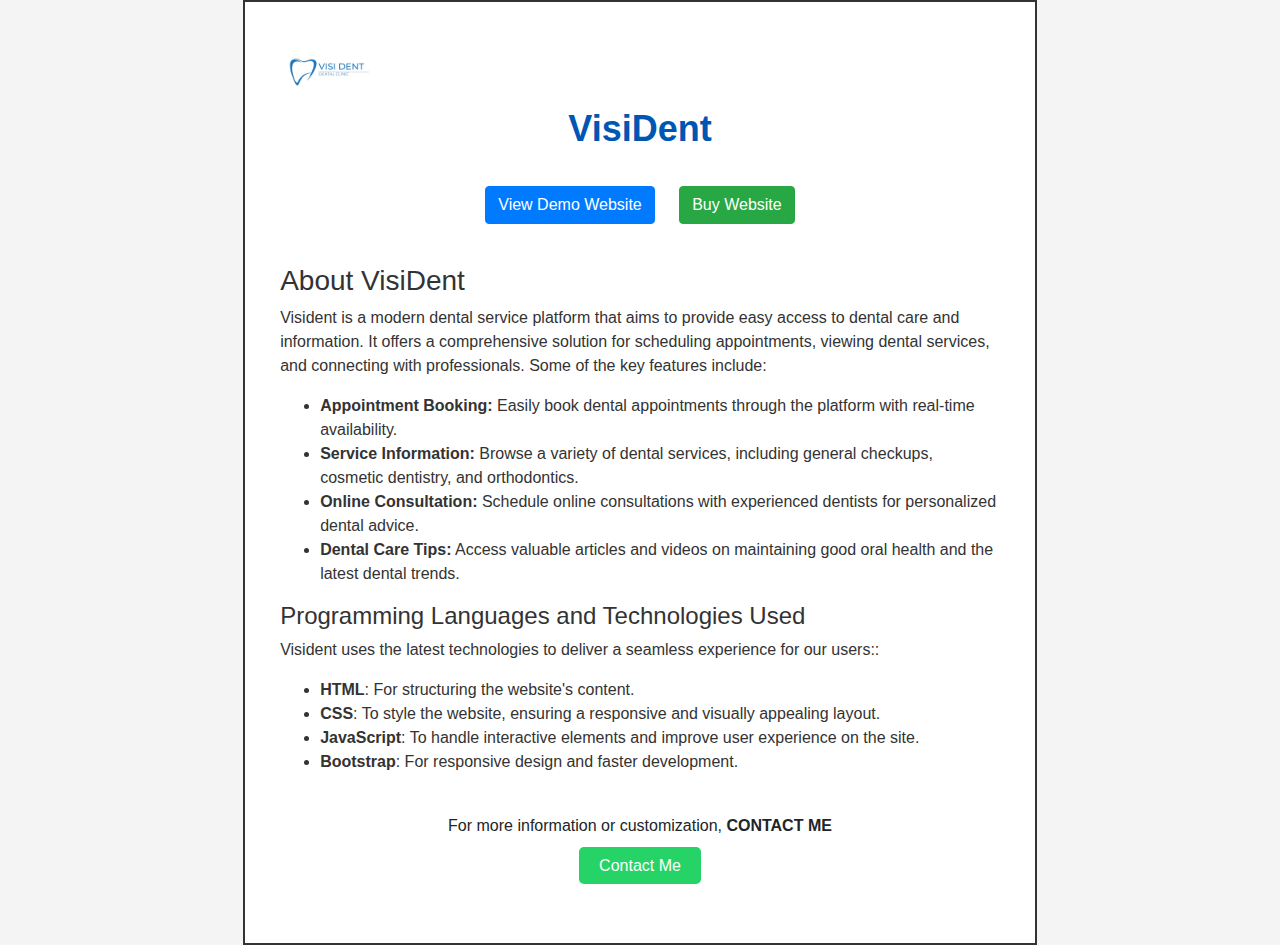
<file: visident.html>
<!DOCTYPE html>
<html lang="en">
<head>
    <meta charset="UTF-8">
    <meta name="viewport" content="width=device-width, initial-scale=1.0">
    <title>VisiDent</title>
    <link href="https://cdn.jsdelivr.net/npm/bootstrap@4.5.2/dist/css/bootstrap.min.css" rel="stylesheet">
    <style>
        body {
            font-family: Arial, sans-serif;
            background-color: #f4f4f4;
            margin: 0;
            padding: 0;
            display: flex;
            justify-content: center;
            align-items: center;
            min-height: 100vh;
        }

        .a4-container {
            width: 210mm; /* A4 size */
            height: 250mm; /* A4 size */
            max-width: 100%;
            max-height: 100%;
            border: 2px solid #333; /* Grey or black border */
            padding: 20px;
            box-sizing: border-box;
            background-color: white;
            display: flex;
            flex-direction: column;
            justify-content: flex-start;
            align-items: center;
            position: relative;
        }

        .main-container {
            text-align: center;
            margin-top: 30px; /* Reduced to give more room for the logo */
            width: 100%;
        }

        .logo-container {
            width: 100px;
            height: 100px;
            border-radius: 50%;
            overflow: hidden;
            margin-bottom: 20px; /* Space between logo and title */
            position: absolute;
            top: 20px; /* Fix logo position */
        }

        .logo-container img {
            width: 100%;
            height: 100%;
            object-fit: cover;
        }

        .project-title {
            font-size: 36px;
            font-weight: bold;
            margin-top: 50px;
            color: #0056b3;
        }

        .btn-container {
            margin-top: 30px;
        }

        .btn-container .btn {
            margin: 0 10px;
        }

        .description-text {
            margin-top: 40px;
            font-size: 16px;
            color: #333;
            text-align: left;
            max-width: 800px;
            margin: 40px auto;
        }

        .not-available {
            font-size: 14px;
            color: #d9534f;
            margin-top: 10px;
        }

        .footer {
            margin-top: 50px;
            text-align: center;
            font-size: 14px;
        }

        .whatsapp-btn {
            margin-top: 30px;
            background-color: #25D366;
            color: white;
            padding: 10px 20px;
            border-radius: 5px;
            text-decoration: none;
        }

        .whatsapp-btn:hover {
            background-color: #128C7E;
        }

        @media (max-width: 767px) {
            .a4-container {
                width: 100%;
                height: auto;
                border: none;
                padding: 10px;
            }

            .logo-container {
                width: 80px;
                height: 80px;
            }

            .project-title {
                font-size: 28px;
            }

            .description-text {
                font-size: 14px;
            }
        }
    </style>
</head>
<body>

    <div class="a4-container">
        <div class="container main-container">
            <!-- Logo Section (Above Title) -->
            <div class="logo-container">
                <img src="images/Blue_Modern_Dental_Clinic_Logo-removebg-preview.png" alt="">
            </div>

            <!-- Project Title -->
            <div class="project-title">
                VisiDent
            </div>

            <!-- Button Section -->
            <div class="btn-container">
                <a href="https://visident-1-0.netlify.app/" class="btn btn-primary" target="_blank">View Demo Website</a>
                <a href="https://wa.me/355698118754?text=Hi%20how%20are%20you%2C%20I'm%20interested%20in%20buying%20the%20VisiDent%20project.%20What%20is%20the%20price%3F" 
                class="btn btn-success" 
                target="_blank">
               Buy Website
             </a>
             
            </div>

            <!-- Description Section -->
            <div class="description-text">
                <h3>About VisiDent</h3>
                <p>Visident is a modern dental service platform that aims to provide easy access to dental care and information. It offers a comprehensive solution for scheduling appointments, viewing dental services, and connecting with professionals. Some of the key features include:</p>
                <ul>
                    <li><strong>Appointment Booking:</strong> Easily book dental appointments through the platform with real-time availability.</li>
                    <li><strong>Service Information:</strong> Browse a variety of dental services, including general checkups, cosmetic dentistry, and orthodontics.</li>
                    <li><strong>Online Consultation:</strong> Schedule online consultations with experienced dentists for personalized dental advice.</li>
                    <li><strong>Dental Care Tips:</strong> Access valuable articles and videos on maintaining good oral health and the latest dental trends.</li>
                </ul>
            
                <h4>Programming Languages and Technologies Used</h4>
                <p>Visident uses the latest technologies to deliver a seamless experience for our users::</p>
                <ul>
                    <li><strong>HTML</strong>: For structuring the website's content.</li>
                    <li><strong>CSS</strong>: To style the website, ensuring a responsive and visually appealing layout.</li>
                    <li><strong>JavaScript</strong>: To handle interactive elements and improve user experience on the site.</li>
                    <li><strong>Bootstrap</strong>: For responsive design and faster development.</li>
                </ul>
            </div>

            <!-- Footer Section with Contact and Links -->
            <p>For more information or customization, <strong>CONTACT ME</strong></p>

            <!-- WhatsApp Contact Button -->
            <div>
                <a href="https://wa.me/+355698118754?text=Hi%2C%20I%20want%20to%20buy%20your%20website" class="whatsapp-btn" target="_blank">Contact Me</a>
            </div>
        </div>
    </div>

    <!-- Bootstrap JS and Popper.js for Bootstrap functionality -->
    <script src="https://code.jquery.com/jquery-3.5.1.slim.min.js"></script>
    <script src="https://cdn.jsdelivr.net/npm/@popperjs/core@2.5.2/dist/umd/popper.min.js"></script>
    <script src="https://cdn.jsdelivr.net/npm/bootstrap@4.5.2/dist/js/bootstrap.min.js"></script>

</body>
</html>
</file>
<file: css/css-main.css>
/* Buttons */
/* Inputs */
/* Timeline custom component */
.timeline {
  border-left: 2px solid #E6E9ED;
  padding: 1rem 0; }

.timeline-card {
  position: relative;
  margin-left: 31px;
  border-left: 2px solid;
  margin-bottom: 2rem; }

.timeline-card:last-child {
  margin-bottom: 1rem; }

.timeline-card:before {
  content: '';
  display: inline-block;
  position: absolute;
  background-color: #fff;
  border-radius: 10px;
  width: 12px;
  height: 12px;
  top: 20px;
  left: -41px;
  border: 2px solid;
  z-index: 2; }

.timeline-card:after {
  content: '';
  display: inline-block;
  position: absolute;
  background-color: currentColor;
  width: 29px;
  height: 2px;
  top: 25px;
  left: -29px;
  z-index: 1; }

.timeline-card-primary {
  border-left-color: #4A89DC; }

.timeline-card-primary:before {
  border-color: #4A89DC; }

.timeline-card-primary:after {
  background-color: #4A89DC; }

.timeline-card-success {
  border-left-color: #37BC9B; }

.timeline-card-success:before {
  border-color: #37BC9B; }

.timeline-card-success:after {
  background-color: #37BC9B; }

html {
  scroll-behavior: smooth; }

.site-title {
  font-size: 1.25rem;
  line-height: 2.5rem; }

.nav-link {
  padding: 0;
  font-size: 1.25rem;
  line-height: 2.5rem;
  color: rgba(0, 0, 0, 0.5); }

.nav-link:hover,
.nav-link:focus,
.active .nav-link {
  color: rgba(0, 0, 0, 0.8); }

.nav-item + .nav-item {
  margin-left: 1rem; }

.cover {
  border-radius: 10px; }

.cover-bg {
  background-color: #4A89DC;
  background-image: url("data:image/svg+xml,%3Csvg xmlns='http://www.w3.org/2000/svg' width='100' height='100' viewBox='0 0 100 100'%3E%3Cg fill-rule='evenodd'%3E%3Cg fill='%23ffffff' fill-opacity='0.12'%3E%3Cpath opacity='.5' d='M96 [base64] 0v-9h-9v9h9zm-10 0v-9h-9v9h9zm-10 0v-9h-9v9h9zm-10 0v-9h-9v9h9zm-10 0v-9h-9v9h9zm-10 0v-9h-9v9h9zm-10 0v-9h-9v9h9zm-10 0v-9h-9v9h9zm-9-10h9v-9h-9v9zm10 0h9v-9h-9v9zm10 0h9v-9h-9v9zm10 0h9v-9h-9v9zm10 0h9v-9h-9v9zm10 0h9v-9h-9v9zm10 0h9v-9h-9v9zm10 0h9v-9h-9v9zm9-10v-9h-9v9h9zm-10 0v-9h-9v9h9zm-10 0v-9h-9v9h9zm-10 0v-9h-9v9h9zm-10 0v-9h-9v9h9zm-10 0v-9h-9v9h9zm-10 0v-9h-9v9h9zm-10 0v-9h-9v9h9zm-9-10h9v-9h-9v9zm10 0h9v-9h-9v9zm10 0h9v-9h-9v9zm10 0h9v-9h-9v9zm10 0h9v-9h-9v9zm10 0h9v-9h-9v9zm10 0h9v-9h-9v9zm10 0h9v-9h-9v9zm9-10v-9h-9v9h9zm-10 0v-9h-9v9h9zm-10 0v-9h-9v9h9zm-10 0v-9h-9v9h9zm-10 0v-9h-9v9h9zm-10 0v-9h-9v9h9zm-10 0v-9h-9v9h9zm-10 0v-9h-9v9h9zm-9-10h9v-9h-9v9zm10 0h9v-9h-9v9zm10 0h9v-9h-9v9zm10 0h9v-9h-9v9zm10 0h9v-9h-9v9zm10 0h9v-9h-9v9zm10 0h9v-9h-9v9zm10 0h9v-9h-9v9zm9-10v-9h-9v9h9zm-10 0v-9h-9v9h9zm-10 0v-9h-9v9h9zm-10 0v-9h-9v9h9zm-10 0v-9h-9v9h9zm-10 0v-9h-9v9h9zm-10 0v-9h-9v9h9zm-10 0v-9h-9v9h9zm-9-10h9v-9h-9v9zm10 0h9v-9h-9v9zm10 0h9v-9h-9v9zm10 0h9v-9h-9v9zm10 0h9v-9h-9v9zm10 0h9v-9h-9v9zm10 0h9v-9h-9v9zm10 0h9v-9h-9v9z'/%3E%3Cpath d='M6 5V0H5v5H0v1h5v94h1V6h94V5H6z'/%3E%3C/g%3E%3C/g%3E%3C/svg%3E");
  border-radius: 10px 10px 0 0; }

.avatar {
  max-width: 216px;
  max-height: 216px;
  margin-top: 20px;
  text-align: center;
  margin-left: auto;
  margin-right: auto; }

.avatar img {
  /* Safari 6.0 - 9.0 */
  filter: grayscale(100%); }

footer a:not(.nav-link) {
  color: inherit;
  border-bottom: 1px dashed;
  text-decoration: none;
  cursor: pointer; }

@media (min-width: 48em) {
  .site-title {
    float: left; }
  .site-nav {
    float: right; }
  .avatar {
    margin-bottom: -80px;
    margin-left: 0; } }

@media print {
  body {
    background-color: #fff; }
  .container {
    width: auto;
    max-width: 100%;
    padding: 0; }
  .cover, .cover-bg {
    border-radius: 0; }
  .cover.shadow-lg {
    box-shadow: none !important; }
  .cover-bg {
    padding: 5rem !important;
    padding-bottom: 10px !important; }
  .avatar {
    margin-top: -10px; }
  .about-section {
    padding: 6.5rem 5rem 2rem !important; }
  .skills-section,
  .work-experience-section,
  .education-section,
  .contant-section {
    padding: 1.5rem 5rem 2rem !important; }
  .page-break {
    padding-top: 5rem;
    page-break-before: always; } }
</file>
